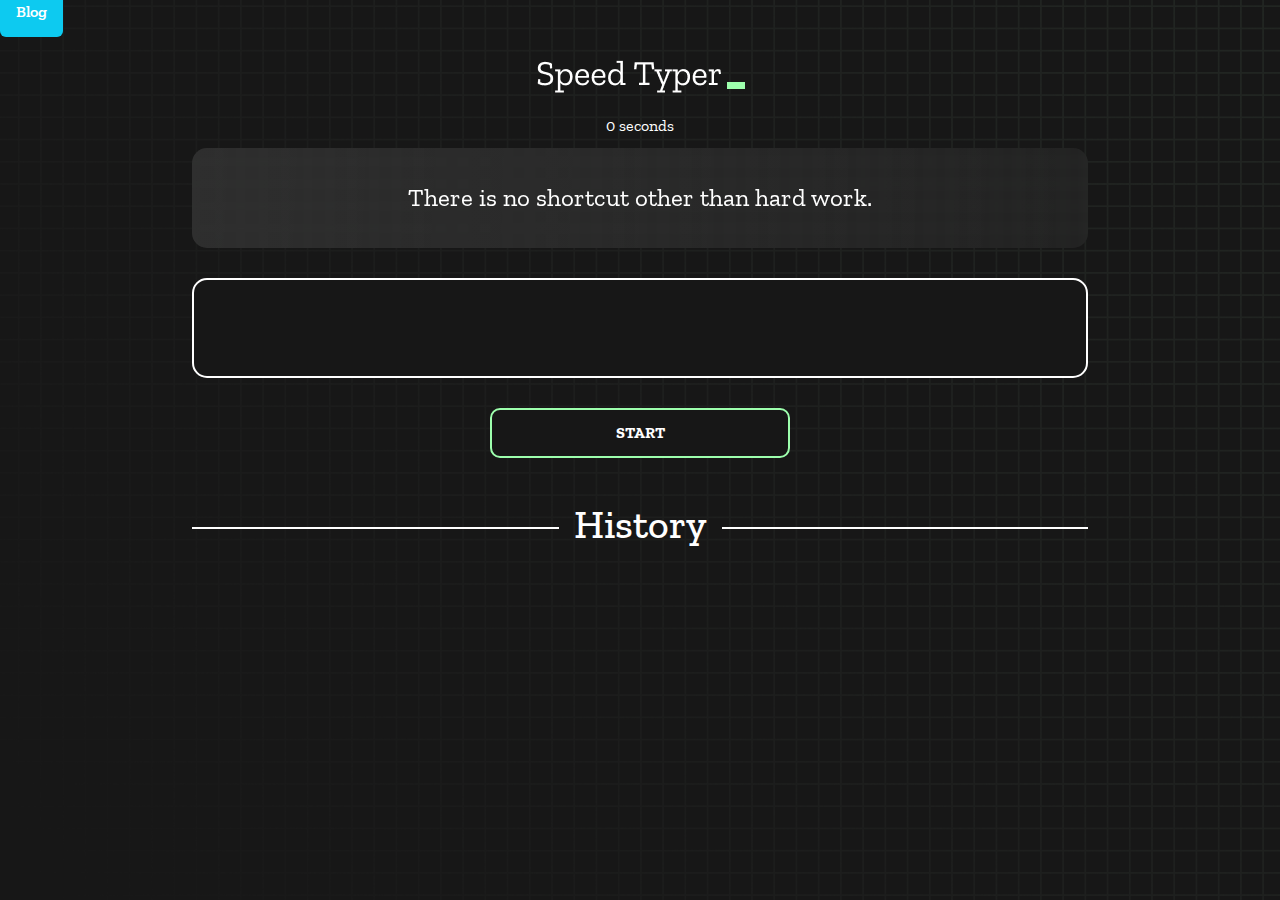
<file: index.html>
<!DOCTYPE html>
<html lang="en">

<head>
  <meta charset="UTF-8" />
  <meta http-equiv="X-UA-Compatible" content="IE=edge" />
  <meta name="viewport" content="width=device-width, initial-scale=1.0" />
  <title>Speed Monster</title>
  <link rel="stylesheet" href="	https://cdn.jsdelivr.net/npm/bootstrap@5.2.1/dist/css/bootstrap.min.css">
  <link rel="stylesheet" href="styles.css" />
  <link rel="preconnect" href="https://fonts.googleapis.com" />
  <link rel="preconnect" href="https://fonts.gstatic.com" crossorigin />
  <link href="https://fonts.googleapis.com/css2?family=Zilla+Slab:wght@300;400;500&display=swap" rel="stylesheet" />
</head>

<body>
  <div class="ms-auto me-auto">
    <a class="text-white p-3 rounded mt-2 pt-4 fw-semibold text-decoration-none bg-info" href="blog.html">
      Blog
    </a>
  </div>

  <h1 class="title"><img src="./logo.png" /></h1>
  <div id="show-time">0 seconds</div>

  <div class="box-container">
    <div id="question"></div>

    <div id="display" class="inactive"></div>

    <div class="buttons">
      <button id="starts">START</button>
    </div>

    <div class="divider-container">
      <div class="line"></div>
      <h1 class="title2">History</h1>
      <div class="line"></div>
    </div>
    <!-- row-cols-md-3 row-cols-lg-3 row-cols-xl-3 -->
    <div id="histories" class="row gx-5"></div>
  </div>

  <div id="countdown"></div>

  <div id="modal-background" class="hidden"></div>
  <div class=" d-flex justify-content-center align-items-center ">
    <div id="result" class="hidden"></div>

  </div>

  <script src="./history.js"></script>
  <script src="./script.js"></script>


</body>

</html>
</file>
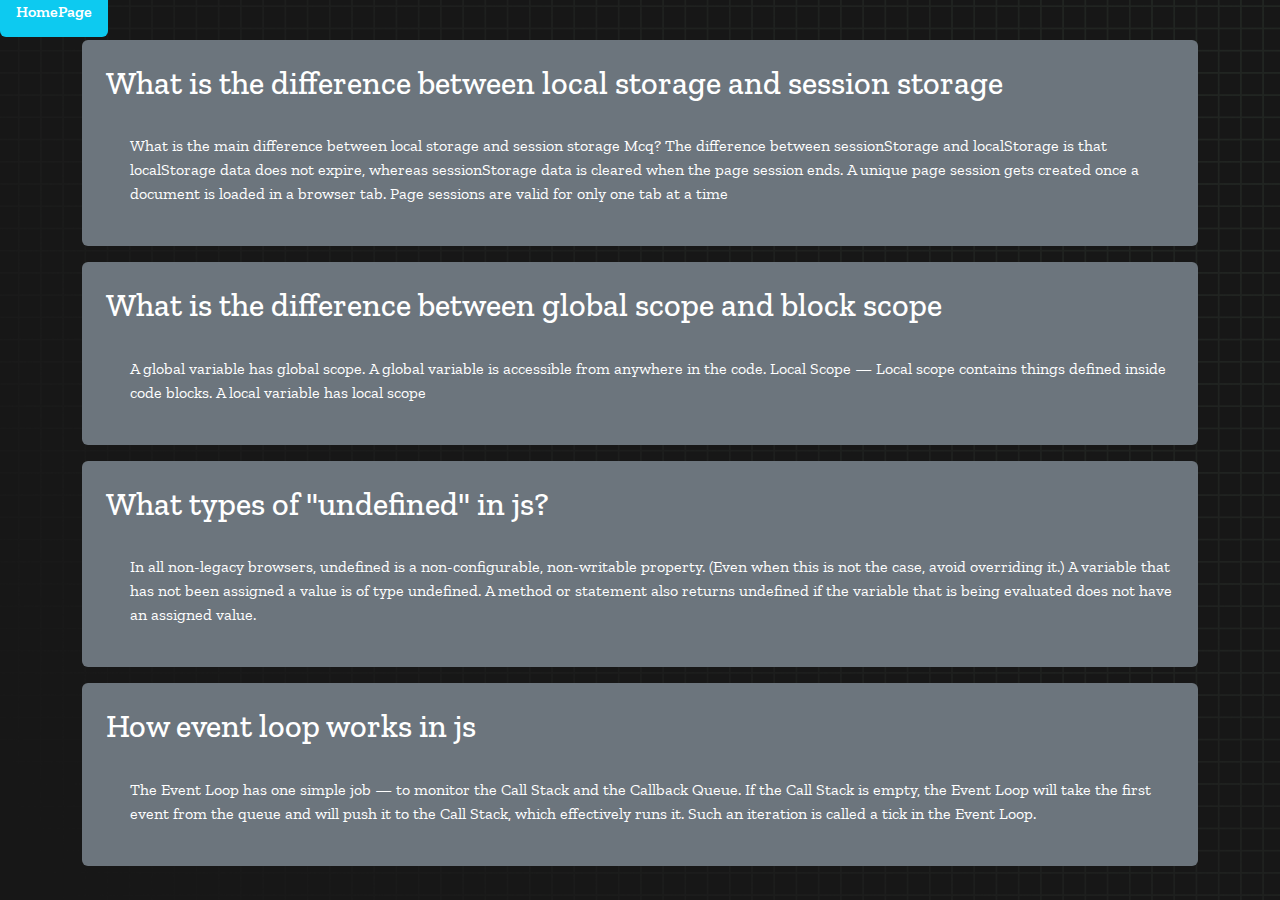
<file: blog.html>
<!DOCTYPE html>
<html lang="en">

<head>
    <meta charset="UTF-8" />
    <meta http-equiv="X-UA-Compatible" content="IE=edge" />
    <meta name="viewport" content="width=device-width, initial-scale=1.0" />
    <title>Speed Monster</title>
    <link rel="stylesheet" href="	https://cdn.jsdelivr.net/npm/bootstrap@5.2.1/dist/css/bootstrap.min.css">
    <link rel="stylesheet" href="styles.css" />
    <link rel="preconnect" href="https://fonts.googleapis.com" />
    <link rel="preconnect" href="https://fonts.gstatic.com" crossorigin />
    <link href="https://fonts.googleapis.com/css2?family=Zilla+Slab:wght@300;400;500&display=swap" rel="stylesheet" />
</head>

<body>
    <div class="ms-auto me-auto">
        <a class=" text-white p-3 rounded mt-2 pt-4 fw-semibold text-decoration-none bg-info" href="index.html">
            HomePage
        </a>
    </div>

    <div class="container">

        <div class="p-4 mt-3 bg-secondary text-white rounded">
            <h2>
                What is the difference between local storage and session storage
            </h2>
            <br>
            <p class=" ps-4 ">
                What is the main difference between local storage and session storage Mcq?
                The difference between sessionStorage and localStorage is that localStorage data does not expire,
                whereas sessionStorage data is cleared when the page session ends. A unique page session gets created
                once a document is loaded in a browser tab. Page sessions are valid for only one tab at a time
            </p>
        </div>

        <div class="p-4 mt-3 bg-secondary text-white rounded">
            <h2>
                What is the difference between global scope and block scope
            </h2>
            <br>
            <p class=" ps-4 ">
                A global variable has global scope. A global variable is accessible from anywhere in the code. Local
                Scope — Local scope contains things defined inside code blocks. A local variable has local scope
            </p>
        </div>

        <div class="p-4 mt-3 bg-secondary text-white rounded">
            <h2>
                What types of "undefined" in js?
            </h2>
            <br>
            <p class=" ps-4 ">
                In all non-legacy browsers, undefined is a non-configurable, non-writable property. (Even when this is
                not the case, avoid overriding it.)

                A variable that has not been assigned a value is of type undefined. A method or statement also returns
                undefined if the variable that is being evaluated does not have an assigned value.
            </p>
        </div>

        <div class="p-4 mt-3 bg-secondary text-white rounded">
            <h2>
                How event loop works in js
            </h2>
            <br>
            <p class=" ps-4 ">
                The Event Loop has one simple job — to monitor the Call Stack and the Callback Queue. If the Call Stack
                is empty, the Event Loop will take the first event from the queue and will push it to the Call Stack,
                which effectively runs it. Such an iteration is called a tick in the Event Loop.
            </p>
        </div>



    </div>




</body>

</html>
</file>
<file: styles.css>
* {
  padding: 0;
  margin: 0;
  box-sizing: border-box;
}

body {
  background-image: url("./bg.png");
  background-size: cover;
  background-position: left top;
  font-family: "Zilla Slab", serif;
}

.box-container {
  width: 70%;
  margin: 0 auto;
}

#question {
  height: 100px;
  display: flex;
  align-items: center;
  justify-content: center;
  color: white;
  font-size: 25px;
  border-radius: 15px;
  background: rgb(255, 255, 255);
  background: linear-gradient(92.49deg,
      rgba(255, 255, 255, 0.1) 0.18%,
      rgba(255, 255, 255, 0.05) 99.85%);
  backdrop-filter: blur(5px);
  margin-bottom: 30px;
}

#display {
  height: 100px;
  display: flex;
  flex-wrap: wrap;
  align-items: center;
  padding-left: 5rem;
  color: white;
  font-size: 32px;
  background-color: #171717;
  border: 2px solid #9dffad;
  border-radius: 15px;
}

#countdown {
  position: fixed;
  height: 100vh;
  width: 100vw;
  background-color: rgba(0, 0, 0, 0.8);
  top: 0;
  left: 0;
  display: flex;
  align-items: center;
  justify-content: center;
  font-size: 3rem;
  color: white;
  display: none;
}

#result {
  position: absolute;
  top: 25%;

  height: 250px;
  width: 400px;
  background-color: #171717;
  border-radius: 15px;
  border: 2px solid #9dffad;
  color: white;
  text-align: center;
  padding: 2rem;
}

#show-time {
  text-align: center;
  color: white;
  margin: 10px 0;
}

.green {
  color: #9dffad;
}

.red {
  color: #eb6565;
}

.bold {
  font-weight: 700;
}

.inactive {
  border: 2px solid white !important;
}

.hidden {
  display: none;
}

.title {
  text-align: center;
  color: white;
  margin: 20px 0;
}

.divider-container {
  height: 80px;
  display: flex;
  justify-content: center;
  align-items: center;
  gap: 15px;
  margin: 0 auto;
}

.line {
  height: 2px;
  background: white;
  width: 100%;
}

.title2 {
  color: white;
  display: block;
}

.buttons {
  display: flex;
  justify-content: center;
  margin: 30px 0;
}

button {
  padding: 10px 20px;
  border: none;
  font-size: 16px;
  font-weight: bold;
  width: 300px;
  height: 50px;
  color: white;
  background-color: #171717;
  border-radius: 10px;
  border: 2px solid #9dffad;
  cursor: pointer;
}

#histories {
  display: grid;
  /* flex-wrap: wrap; */
  justify-content: center;
  grid-template-columns: repeat(3, 1fr);
  grid-gap: 10px;
}

.card {
  width: 100%;
  display: flex;
  justify-content: space-between;
  align-items: center;
  padding: 20px 30px;
  color: white;
  border-radius: 15px;
  background: rgb(255, 255, 255);
  background: linear-gradient(92.49deg,
      rgba(255, 255, 255, 0.1) 0.18%,
      rgba(255, 255, 255, 0.05) 99.85%);
  backdrop-filter: blur(5px);
  margin-bottom: 30px;
}

#modal-background {
  background: rgb(255, 255, 255);
  background: linear-gradient(92.49deg,
      rgba(255, 255, 255, 0.1) 0.18%,
      rgba(255, 255, 255, 0.05) 99.85%);
  backdrop-filter: blur(5px);
  height: 100vh;
  width: 100%;
  position: fixed;
  top: 0;
}

@media only screen and (max-width: 700px) {
  .box-container {
    padding: 0 20px;
    width: 100%;
  }

  #histories {
    grid-template-columns: repeat(1, 1fr);
  }

  .card {
    flex-direction: column;
  }
}
</file>
